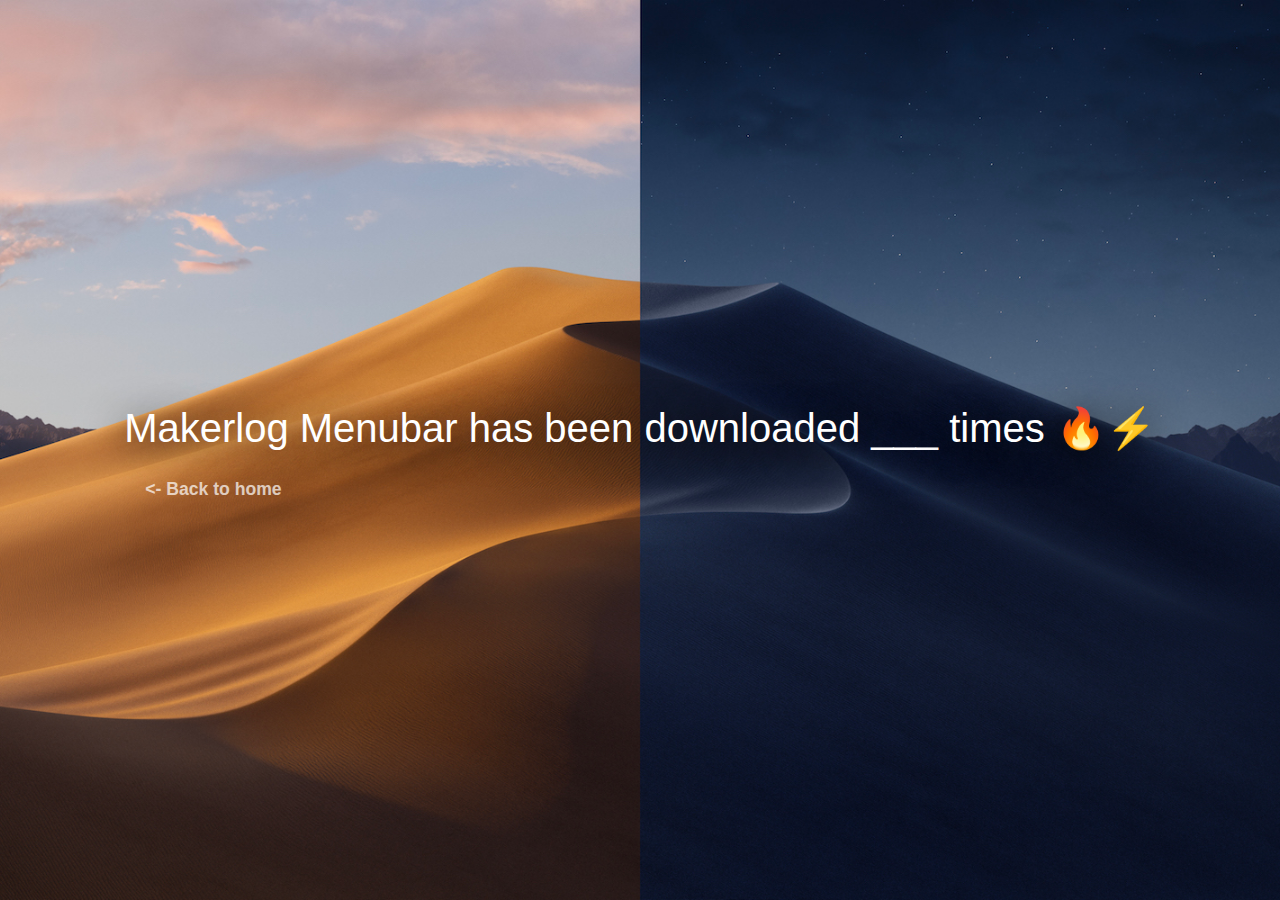
<file: open.html>
<head>
    <title>Open stats for Makerlog Menubar</title>
    <meta name="og:title" content="Open stats for Makerlog Menubar 📈">
    <meta name="twitter:title" content="Open stats for Makerlog Menubar 📈">
    <meta name="description" content="⚡ A super fast menubar app for Makerlog 🔥🚢">
    <meta name="og:description" content="⚡ A super fast menubar app for Makerlog 🔥🚢">
    <meta name="twitter:description" content="⚡ A super fast menubar app for Makerlog 🔥🚢">
    <meta name="og:image" content="https://menubar.getmakerlog.com/img/social.png">
    <meta name="twitter:image" content="https://menubar.getmakerlog.com/img/social.png">
    <meta name="twitter:card" content="summary_large_image">
    <meta name="twitter:site" content="@Booligoosh">
    <meta name="viewport" content="width=device-width, initial-scale=1.0">
    <link rel="shortcut icon" href="img/icon.png">
    <link rel="canonical" href="https://menubar.getmakerlog.com/open">
    <!--   -->
    <link rel="stylesheet" href="style.css">
</head>
<body class="open">
    <section class="hero">
        <div>
            <h1>Makerlog Menubar has been downloaded <span class="download-count">___</span> times &#x1F525;&#x26A1;</h1>
            <!-- <div class="download-cta">
                <a class="btn download-btn" href=".">Check it out :)</a>
            </div> -->
            <a class="corner-link" href=".">&lt;- Back to home</a>
        </div>
    </section>
</body>

<script>
    var downloadCount = 0;
    
    fetch('https://api.github.com/repos/Booligoosh/makerlog-menubar/releases?per_page=100').then(r => r.json())
    .then(releases => {
        console.log(releases);
        for(var i = 0; i < releases.length; i++) {
            var release = releases[i];
            for(var l = 0; l < release.assets.length; l++) {
                var asset = release.assets[l];
                downloadCount += asset.download_count;
            }
        }
        console.log(downloadCount);
        document.querySelector('.download-count').innerHTML = downloadCount;
    })
</script>

<!-- Global site tag (gtag.js) - Google Analytics -->
<script async src="https://www.googletagmanager.com/gtag/js?id=UA-103555680-8"></script>
<script>
  window.dataLayer = window.dataLayer || [];
  function gtag(){dataLayer.push(arguments);}
  gtag('js', new Date());

  gtag('config', 'UA-103555680-8');
</script>
</file>
<file: style.css>
@import url('https://rsms.me/inter/inter-ui.css');

:root {
    
}

* {
    box-sizing: border-box;
}

body {
    margin: 0;
    font-family: 'Inter UI', sans-serif;
}

section {
    min-height: 100vh;
    display: flex;
    flex-direction: column;
    justify-content: center;
    align-items: center;
    position: relative;
    background-size: cover;
    background-position: center center;
    padding: 2em;
}

.hero {
    background-color: #171b21;
    background-image: url(img/bg-day-night-1778px.jpg), url(img/bg-day-night-800px.jpg), url(img/bg-day-night-200px.jpg);
    text-align: center;
}

.hero > * {
    transition: opacity .5s ease-in-out;
}

#features:target .hero > * {
    opacity: 0;
    pointer-events: none;
}

.hero h1 {
    font-size: 2.5em;
    color: white;
    text-shadow: 0 5px 40px black;
    font-weight: 500;
}

.hero .app-img {
    max-width: 100%;
}

.hero .download-cta {
    display: grid;
    grid-template-columns: 1fr;
    grid-gap: 2em;
}

.hero .download-cta.double {
    grid-template-columns: 1fr 1fr;
}

.hero a.btn {
    color: white;
    text-decoration: none;
    padding: 1rem;
    font-size: 1em;
    font-weight: 500;
    background: linear-gradient(90deg,#27ae60,#38ef7d);
    border-radius: 10px;
    box-shadow: 0 30px 23px -5px rgba(0,0,0,0.37);
    transition: all .2s ease-in-out;
}

.hero a.btn .platform-name {
    display: block;
    font-size: 1.5em;
}

.hero a.btn:hover {
    transform: translateY(-3px);
}

.downloaded-screen {
    opacity: 0;
    pointer-events: none;
    transition: all .5s ease-in-out;
    position: fixed;
    top: 2em;
    left: 2em;
    right: 2em;
    bottom: 2em;
    min-height: 0;
    overflow-y: scroll;
    background: rgba(255,255,255,0.9);
    border-radius: 10px;
    display: block;
    text-align: center;
}

#features:target .downloaded-screen {
    opacity: 1;
    pointer-events: auto;
}

.downloaded-screen .body-section {
    margin-top: 3rem;
    display: grid;
    grid-template-columns: 1fr 1fr;
    grid-gap: 2em;
}

.downloaded-screen .body-section .feature {
    
}

.downloaded-screen h1 {
    font-size: 3em;
    margin: .1em 0;
}

.downloaded-screen h2 {
    font-size: 2.25em;
    margin: .1em 0;
}

.downloaded-screen hr {
    border: 1px solid rgba(0, 0, 0, 0.2);
    width: 20em;
    margin: 2em 0;
}

.downloaded-screen img {
    max-width: 100%;
    max-height: 50vh;
    display: block;
    margin: 2em auto;
    border-radius: 10px;
}

a.corner-link {
    position: absolute;
    top: 0;
    left: 0;
    margin: 1.2em;
    font-size: 1.1em;
    color: white;
    text-decoration: none;
    opacity: .7;
    font-weight: 600;
    transition: all .2s ease-in-out;
}

a.corner-link:hover {
    opacity: 1;
    transform: translateY(-1px);
}

body.open .hero > div {
    text-align: left;
}

body.open .hero  h1 {
    text-align: center;
}

body.open .hero a.corner-link {
    position: static;
    display: block;
    width: max-content;
}

.made-by {
    display: block;
    color: black;
    text-decoration: none;
    position: fixed;
    bottom: 1em;
    right: 1em;
    background: rgba(255, 255, 255, 0.75);
    border-radius: 1em;
    display: flex;
    align-items: center;
    padding-right: 0.75em;
    font-weight: 500;
}

.made-by img {
    height: 2em;
    border-radius: 50%;
    margin-right: 0.5em;
    box-shadow: 0 0 1em #0000004d;
}
</file>
